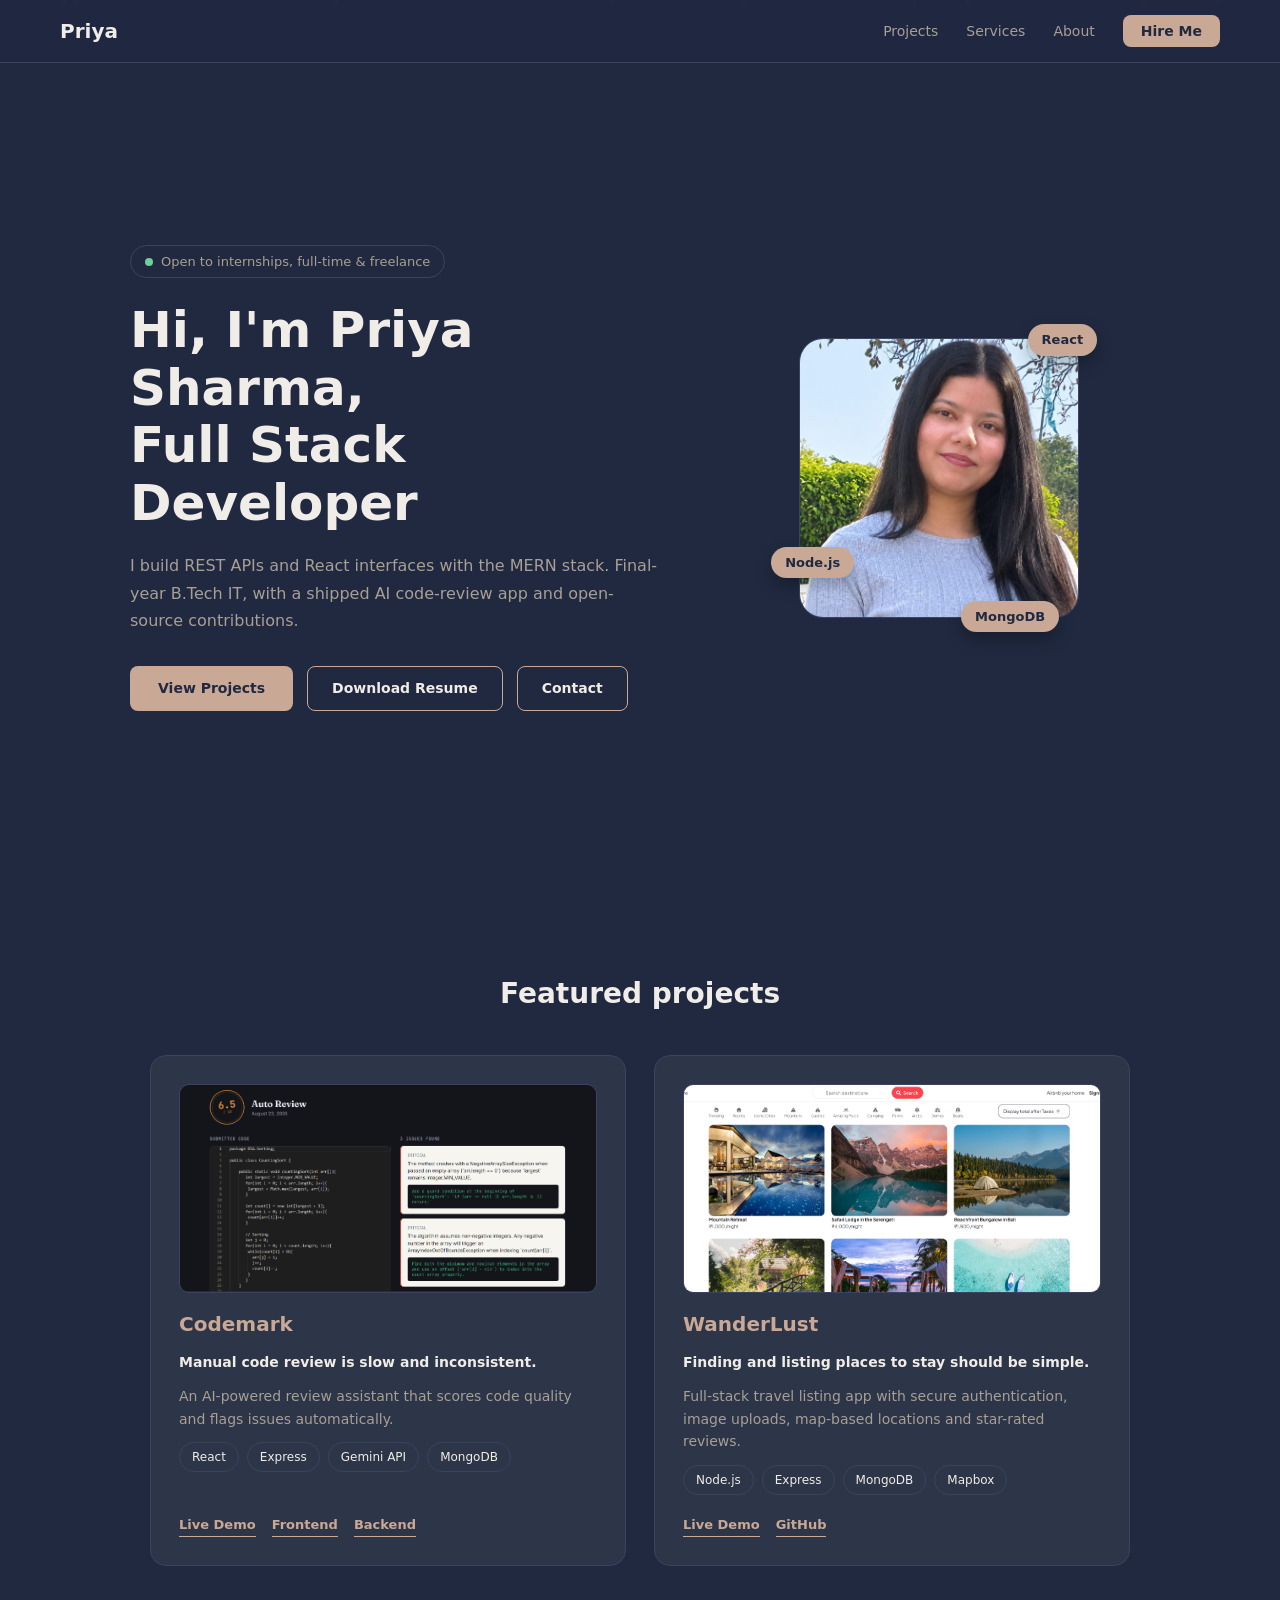
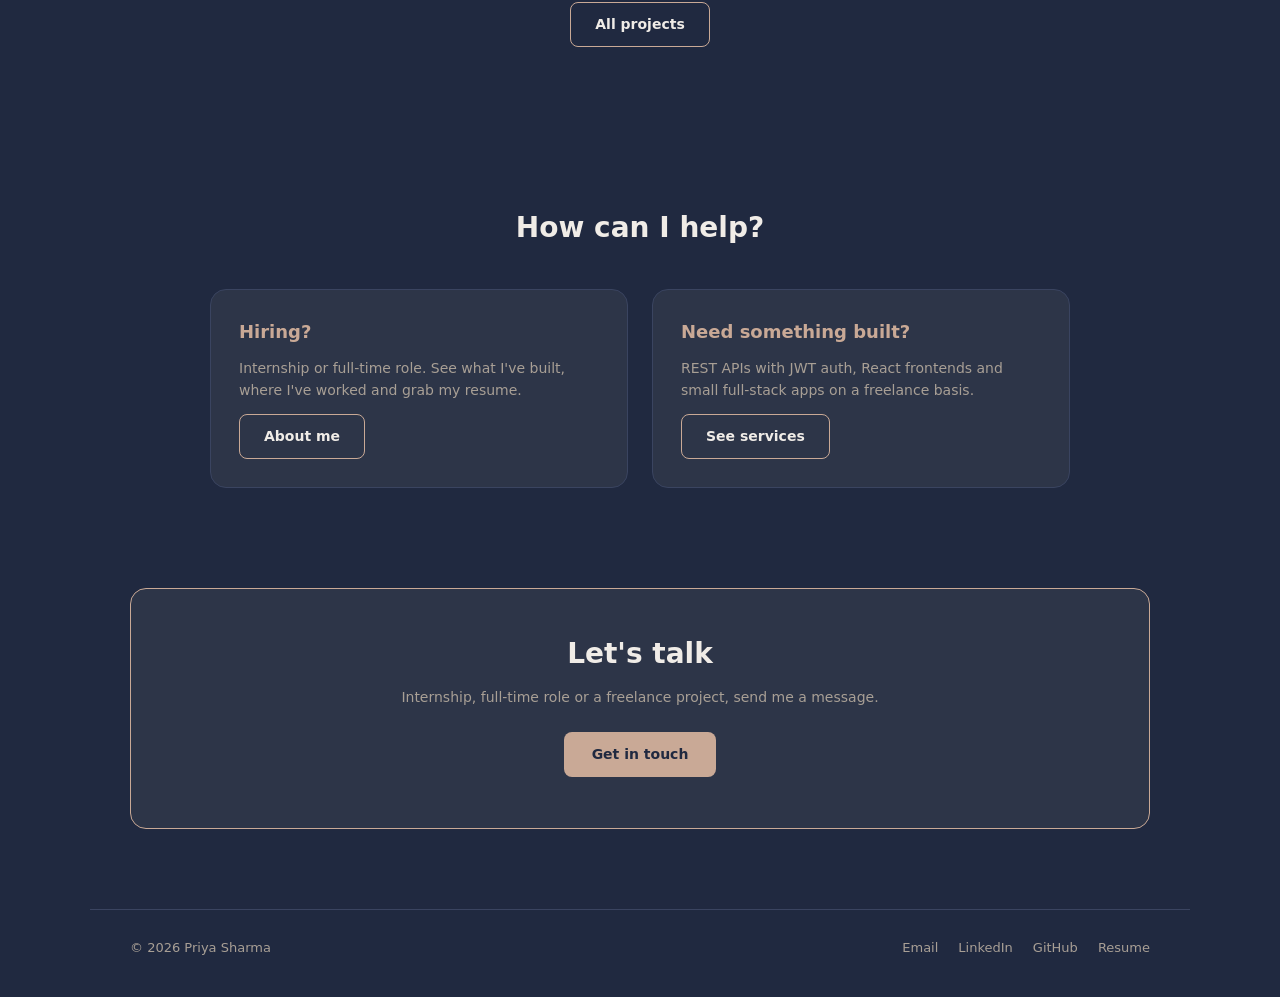
<file: index.html>
<!doctype html>
<html lang="en">
  <head>
    <meta charset="UTF-8" />
    <meta name="viewport" content="width=device-width, initial-scale=1.0" />
    <meta name="description" content="Priya Sharma - Full Stack Developer (MERN). Open to internships, full-time roles and freelance work." />
    <title>Priya Sharma | Full Stack Developer</title>
    <link rel="stylesheet" href="style.css" />
  </head>
  <body>
    <header class="navbar">
      <a href="index.html" class="logo">Priya</a>
      <button class="nav-toggle" type="button" aria-label="Toggle menu" aria-expanded="false">&#9776;</button>
      <nav>
        <ul class="nav-links">
          <li><a href="projects.html">Projects</a></li>
          <li><a href="services.html">Services</a></li>
          <li><a href="about.html">About</a></li>
          <li><a href="contact.html" class="nav-cta">Hire Me</a></li>
        </ul>
      </nav>
    </header>

    <main>
      <section id="hero" class="hero">
        <div class="hero-text">
          <p class="status"><span class="dot"></span>Open to internships, full-time &amp; freelance</p>
          <h1>Hi, I'm Priya Sharma,<br />Full Stack Developer</h1>
          <p class="pitch">
            I build REST APIs and React interfaces with the MERN stack. Final-year B.Tech IT,
            with a shipped AI code-review app and open-source contributions.
          </p>
          <div class="hero-actions">
            <a href="projects.html" class="btn-3d">View Projects</a>
            <a href="resume.pdf" class="btn-ghost" download>Download Resume</a>
            <a href="contact.html" class="btn-ghost">Contact</a>
          </div>
        </div>
        <div class="hero-visual">
          <div class="avatar"><img src="photo.jpeg" alt="Priya Sharma" /></div>
          <div class="chip chip-1">React</div>
          <div class="chip chip-2">Node.js</div>
          <div class="chip chip-3">MongoDB</div>
        </div>
      </section>

      <section class="featured">
        <h2>Featured projects</h2>
        <div class="project-grid">
          <article class="project-card">
            <img src="images/codemark.png" alt="Codemark review page showing a 6.5 out of 10 score and two critical issues with suggested fixes" loading="lazy" />
            <h3>Codemark</h3>
            <p class="problem">Manual code review is slow and inconsistent.</p>
            <p>An AI-powered review assistant that scores code quality and flags issues automatically.</p>
            <div class="tags"><span>React</span><span>Express</span><span>Gemini API</span><span>MongoDB</span></div>
            <div class="project-links">
              <a href="https://codemark-frontend-mu.vercel.app" target="_blank" rel="noopener" class="project-link">Live Demo</a>
              <a href="https://github.com/priya-12340/codemark-frontend" target="_blank" rel="noopener" class="project-link">Frontend</a>
              <a href="https://github.com/priya-12340/codemark-backend" target="_blank" rel="noopener" class="project-link">Backend</a>
            </div>
          </article>

          <article class="project-card">
            <img src="images/wanderlust.png" alt="WanderLust listings page with category filters and travel stay cards" loading="lazy" />
            <h3>WanderLust</h3>
            <p class="problem">Finding and listing places to stay should be simple.</p>
            <p>Full-stack travel listing app with secure authentication, image uploads, map-based locations and star-rated reviews.</p>
            <div class="tags"><span>Node.js</span><span>Express</span><span>MongoDB</span><span>Mapbox</span></div>
            <div class="project-links">
              <a href="https://wanderlust-hx8z.onrender.com" target="_blank" rel="noopener" class="project-link">Live Demo</a>
              <a href="https://github.com/priya-12340/WanderLust" target="_blank" rel="noopener" class="project-link">GitHub</a>
            </div>
          </article>
        </div>
        <p class="section-link"><a href="projects.html" class="btn-ghost">All projects</a></p>
      </section>

      <section class="paths">
        <h2>How can I help?</h2>
        <div class="path-grid">
          <div class="path-card">
            <h3>Hiring?</h3>
            <p>Internship or full-time role. See what I've built, where I've worked and grab my resume.</p>
            <a href="about.html" class="btn-ghost">About me</a>
          </div>
          <div class="path-card">
            <h3>Need something built?</h3>
            <p>REST APIs with JWT auth, React frontends and small full-stack apps on a freelance basis.</p>
            <a href="services.html" class="btn-ghost">See services</a>
          </div>
        </div>
      </section>

      <section class="cta">
        <div class="cta-box">
          <h2>Let's talk</h2>
          <p>Internship, full-time role or a freelance project, send me a message.</p>
          <a href="contact.html" class="btn-3d">Get in touch</a>
        </div>
      </section>
    </main>

    <footer class="footer">
      <p>&copy; 2026 Priya Sharma</p>
      <div class="footer-links">
        <a href="mailto:priyasharma40819@gmail.com">Email</a>
        <a href="https://www.linkedin.com/in/priya-sharma-4a7088303/" target="_blank" rel="noopener">LinkedIn</a>
        <a href="https://github.com/priya-12340" target="_blank" rel="noopener">GitHub</a>
        <a href="resume.pdf" download>Resume</a>
      </div>
    </footer>

    <script src="script.js"></script>
  </body>
</html>
</file>
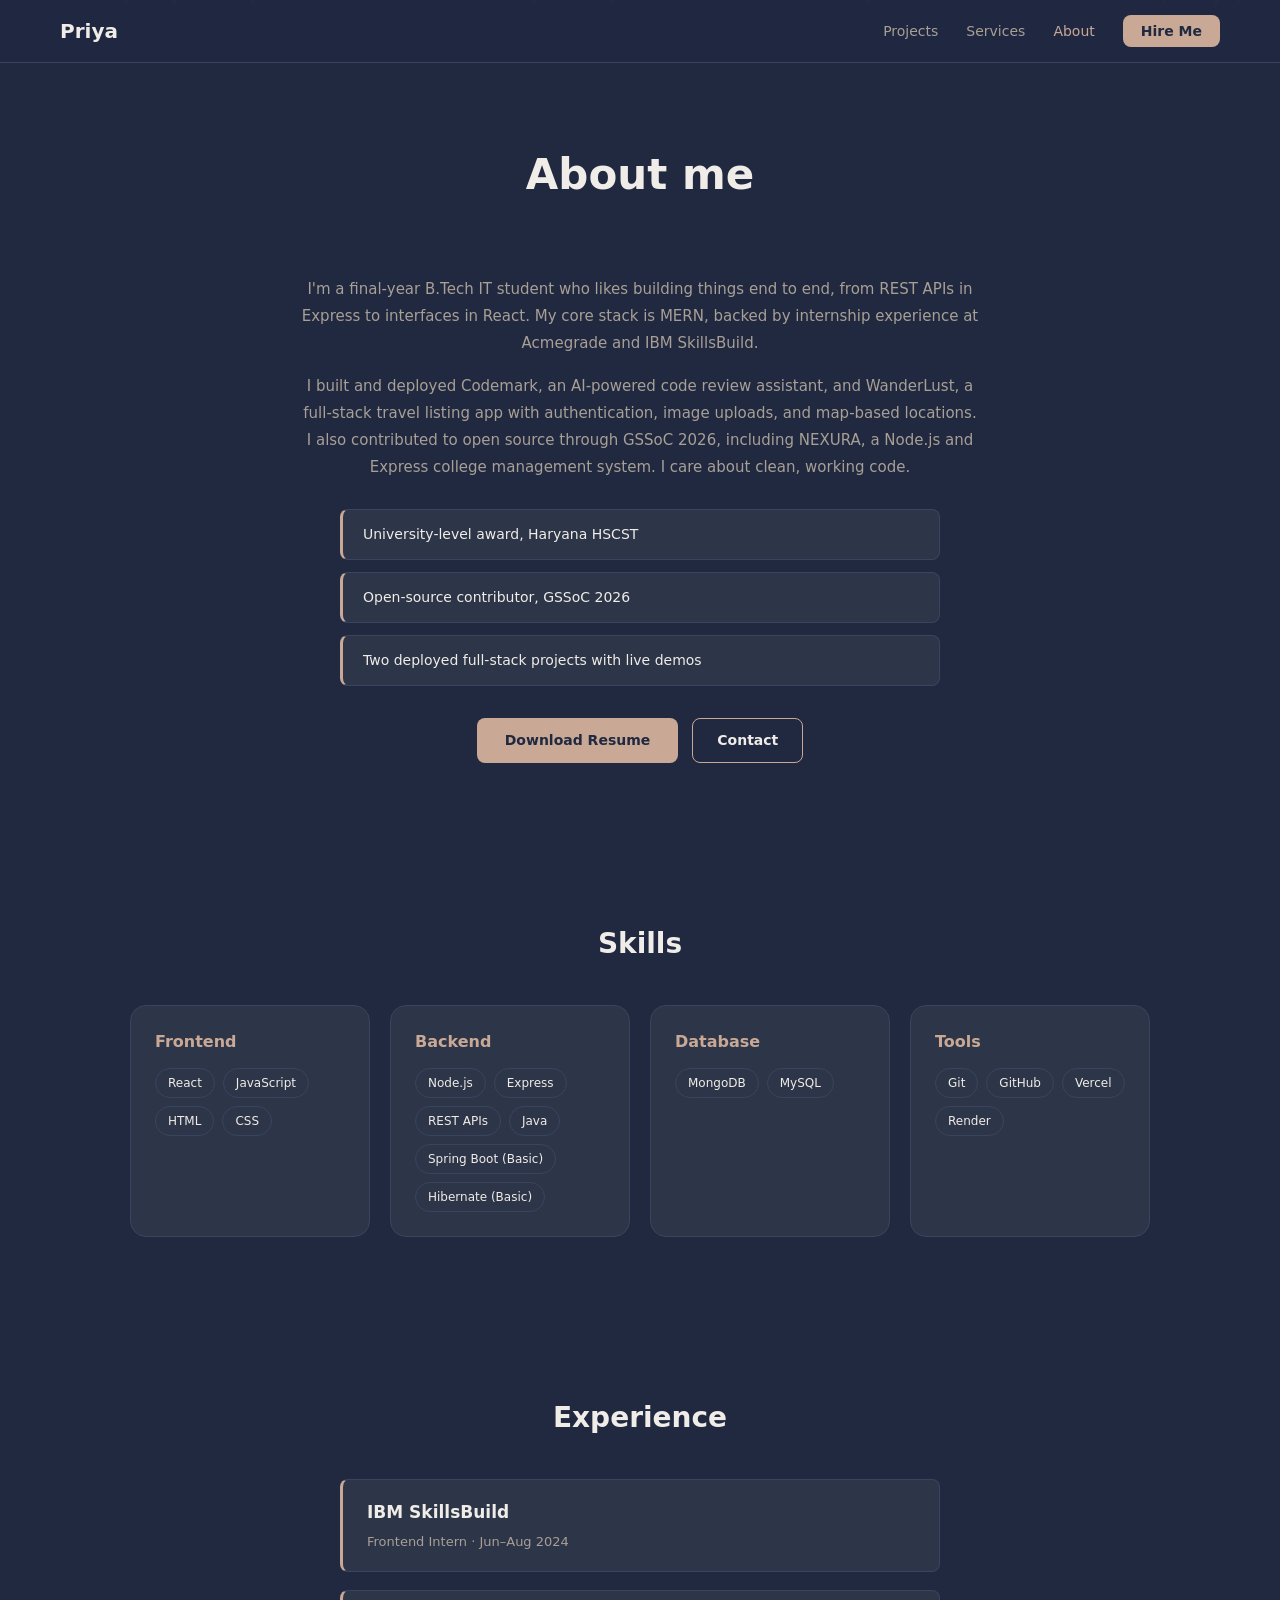
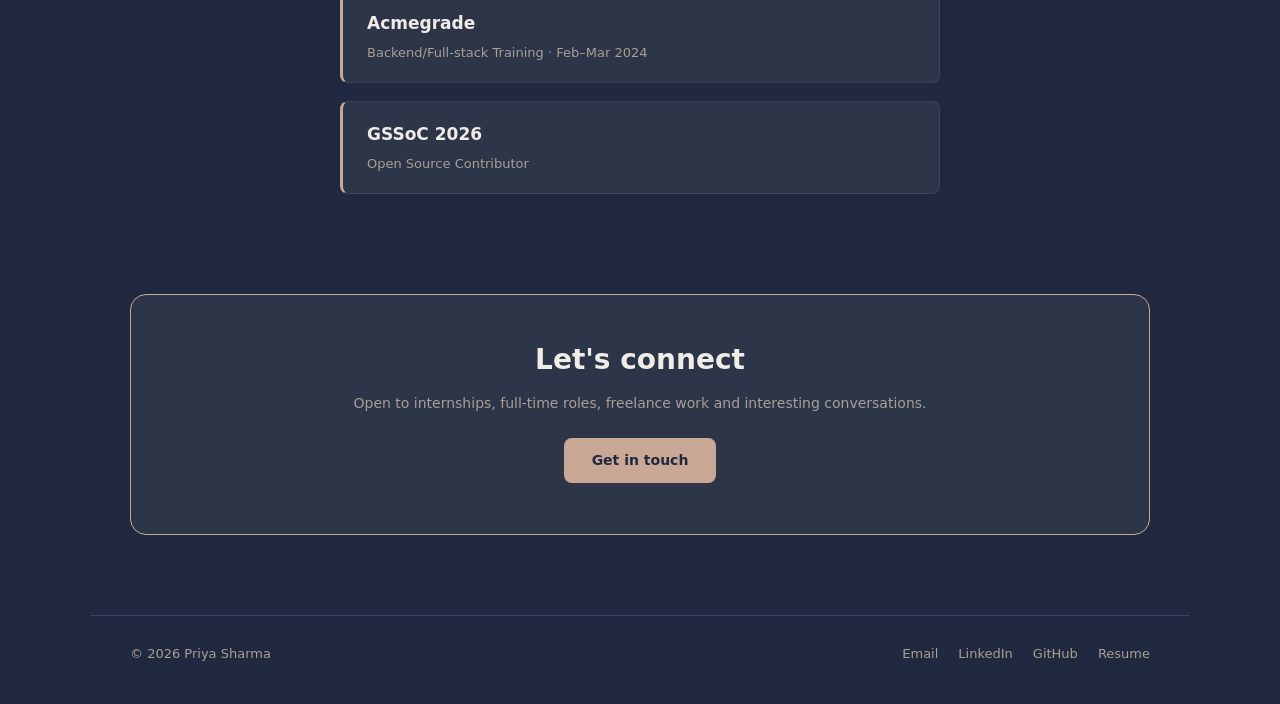
<file: about.html>
<!doctype html>
<html lang="en">
  <head>
    <meta charset="UTF-8" />
    <meta name="viewport" content="width=device-width, initial-scale=1.0" />
    <meta name="description" content="About Priya Sharma: final-year B.Tech IT student, MERN stack developer, GSSoC 2026 contributor." />
    <title>About | Priya Sharma</title>
    <link rel="stylesheet" href="style.css" />
  </head>
  <body>
    <header class="navbar">
      <a href="index.html" class="logo">Priya</a>
      <button class="nav-toggle" type="button" aria-label="Toggle menu" aria-expanded="false">&#9776;</button>
      <nav>
        <ul class="nav-links">
          <li><a href="projects.html">Projects</a></li>
          <li><a href="services.html">Services</a></li>
          <li><a href="about.html" aria-current="page">About</a></li>
          <li><a href="contact.html" class="nav-cta">Hire Me</a></li>
        </ul>
      </nav>
    </header>

    <main>
      <div class="page-header">
        <h1>About me</h1>
      </div>

      <section class="about">
        <p>
          I'm a final-year B.Tech IT student who likes building things end to end, from REST APIs in
          Express to interfaces in React. My core stack is MERN, backed by internship experience at
          Acmegrade and IBM SkillsBuild.
        </p>
        <p>
          I built and deployed Codemark, an AI-powered code review assistant, and WanderLust, a
          full-stack travel listing app with authentication, image uploads, and map-based locations.
          I also contributed to open source through GSSoC 2026, including NEXURA, a Node.js and Express
          college management system. I care about clean, working code.
        </p>
        <ul class="highlights">
          <li>University-level award, Haryana HSCST</li>
          <li>Open-source contributor, GSSoC 2026</li>
          <li>Two deployed full-stack projects with live demos</li>
        </ul>
        <div class="about-actions">
          <a href="resume.pdf" class="btn-3d" download>Download Resume</a>
          <a href="contact.html" class="btn-ghost">Contact</a>
        </div>
      </section>

      <section id="skills" class="skills">
        <h2>Skills</h2>
        <div class="skill-groups">
          <div class="skill-group">
            <h3>Frontend</h3>
            <div class="tags"><span>React</span><span>JavaScript</span><span>HTML</span><span>CSS</span></div>
          </div>
          <div class="skill-group">
            <h3>Backend</h3>
            <div class="tags"><span>Node.js</span><span>Express</span><span>REST APIs</span><span>Java</span><span>Spring Boot (Basic)</span><span>Hibernate (Basic)</span></div>
          </div>
          <div class="skill-group">
            <h3>Database</h3>
            <div class="tags"><span>MongoDB</span><span>MySQL</span></div>
          </div>
          <div class="skill-group">
            <h3>Tools</h3>
            <div class="tags"><span>Git</span><span>GitHub</span><span>Vercel</span><span>Render</span></div>
          </div>
        </div>
      </section>

      <section id="experience" class="experience">
        <h2>Experience</h2>
        <div class="timeline">
          <div class="timeline-item">
            <h3>IBM SkillsBuild</h3>
            <p>Frontend Intern &middot; Jun&ndash;Aug 2024</p>
          </div>
          <div class="timeline-item">
            <h3>Acmegrade</h3>
            <p>Backend/Full-stack Training &middot; Feb&ndash;Mar 2024</p>
          </div>
          <div class="timeline-item">
            <h3>GSSoC 2026</h3>
            <p>Open Source Contributor</p>
          </div>
        </div>
      </section>

      <section class="cta">
        <div class="cta-box">
          <h2>Let's connect</h2>
          <p>Open to internships, full-time roles, freelance work and interesting conversations.</p>
          <a href="contact.html" class="btn-3d">Get in touch</a>
        </div>
      </section>
    </main>

    <footer class="footer">
      <p>&copy; 2026 Priya Sharma</p>
      <div class="footer-links">
        <a href="mailto:priyasharma40819@gmail.com">Email</a>
        <a href="https://www.linkedin.com/in/priya-sharma-4a7088303/" target="_blank" rel="noopener">LinkedIn</a>
        <a href="https://github.com/priya-12340" target="_blank" rel="noopener">GitHub</a>
        <a href="resume.pdf" download>Resume</a>
      </div>
    </footer>

    <script src="script.js"></script>
  </body>
</html>
</file>
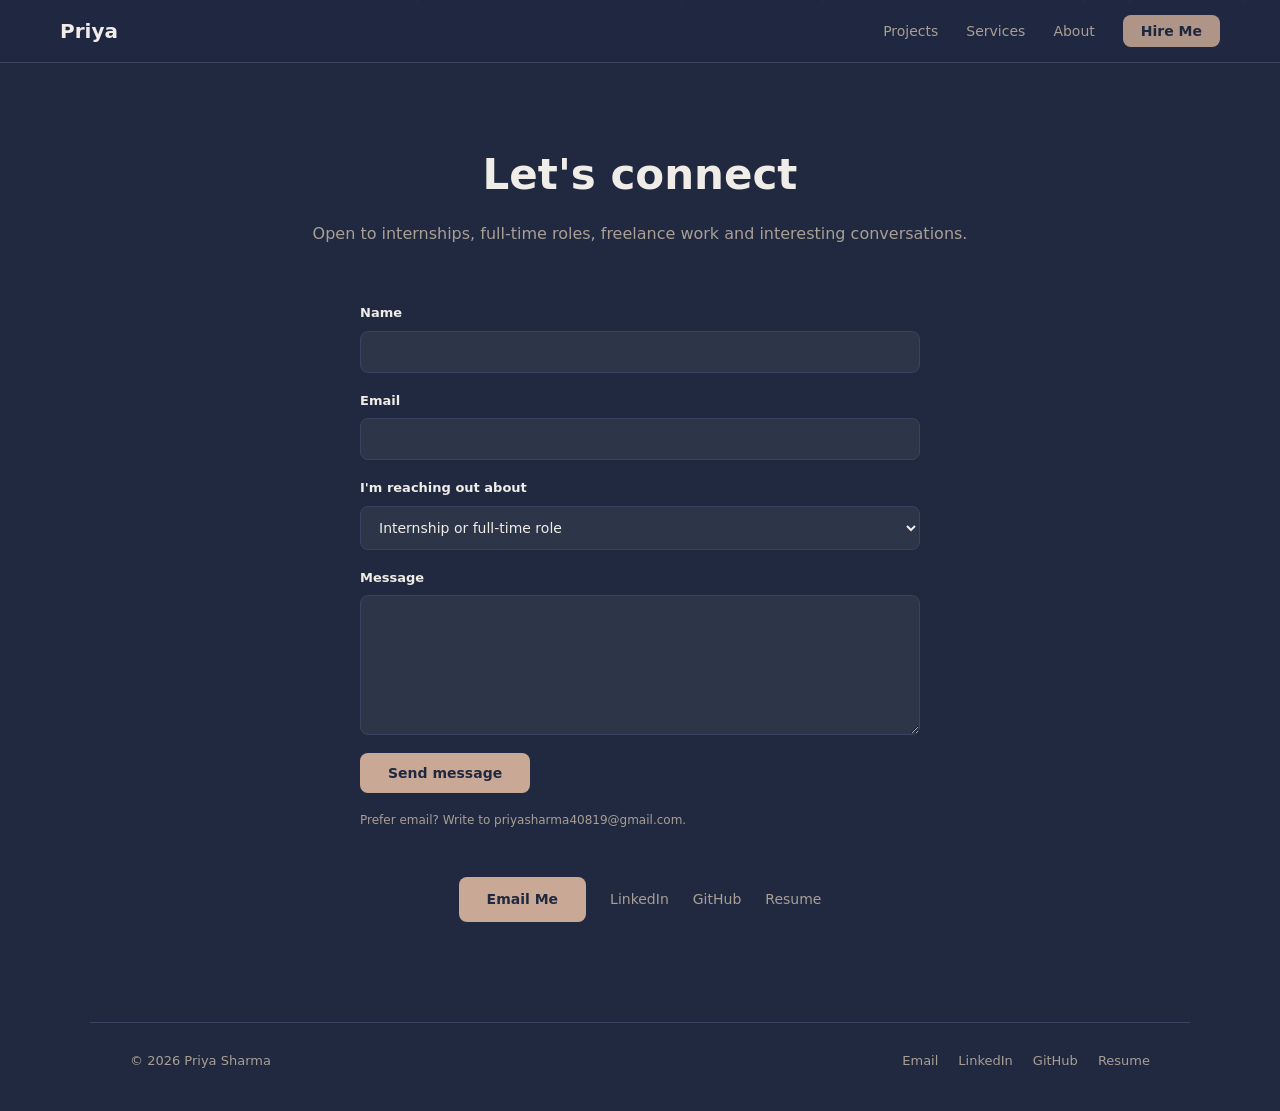
<file: contact.html>
<!doctype html>
<html lang="en">
  <head>
    <meta charset="UTF-8" />
    <meta name="viewport" content="width=device-width, initial-scale=1.0" />
    <meta name="description" content="Contact Priya Sharma about internships, full-time roles or freelance projects." />
    <title>Contact | Priya Sharma</title>
    <link rel="stylesheet" href="style.css" />
  </head>
  <body>
    <header class="navbar">
      <a href="index.html" class="logo">Priya</a>
      <button class="nav-toggle" type="button" aria-label="Toggle menu" aria-expanded="false">&#9776;</button>
      <nav>
        <ul class="nav-links">
          <li><a href="projects.html">Projects</a></li>
          <li><a href="services.html">Services</a></li>
          <li><a href="about.html">About</a></li>
          <li><a href="contact.html" class="nav-cta" aria-current="page">Hire Me</a></li>
        </ul>
      </nav>
    </header>

    <main>
      <div class="page-header">
        <h1>Let's connect</h1>
        <p>Open to internships, full-time roles, freelance work and interesting conversations.</p>
      </div>

      <section class="contact">
        <!-- Replace YOUR_FORM_ID with the ID from your Formspree form (formspree.io) -->
        <form class="contact-form" action="https://formspree.io/f/YOUR_FORM_ID" method="POST">
          <label>Name
            <input type="text" name="name" required autocomplete="name" />
          </label>
          <label>Email
            <input type="email" name="email" required autocomplete="email" />
          </label>
          <label>I'm reaching out about
            <select name="topic">
              <option>Internship or full-time role</option>
              <option>Freelance project</option>
              <option>Something else</option>
            </select>
          </label>
          <label>Message
            <textarea name="message" required></textarea>
          </label>
          <input type="hidden" name="_subject" value="New message from your portfolio" />
          <input type="text" name="_gotcha" class="hp-field" tabindex="-1" autocomplete="off" aria-hidden="true" />
          <button type="submit" class="btn-3d">Send message</button>
          <p class="form-note">Prefer email? Write to priyasharma40819@gmail.com.</p>
        </form>

        <div class="contact-links">
          <a href="mailto:priyasharma40819@gmail.com" class="btn-3d">Email Me</a>
          <a href="https://www.linkedin.com/in/priya-sharma-4a7088303/" target="_blank" rel="noopener" class="contact-link">LinkedIn</a>
          <a href="https://github.com/priya-12340" target="_blank" rel="noopener" class="contact-link">GitHub</a>
          <a href="resume.pdf" class="contact-link" download>Resume</a>
        </div>
      </section>
    </main>

    <footer class="footer">
      <p>&copy; 2026 Priya Sharma</p>
      <div class="footer-links">
        <a href="mailto:priyasharma40819@gmail.com">Email</a>
        <a href="https://www.linkedin.com/in/priya-sharma-4a7088303/" target="_blank" rel="noopener">LinkedIn</a>
        <a href="https://github.com/priya-12340" target="_blank" rel="noopener">GitHub</a>
        <a href="resume.pdf" download>Resume</a>
      </div>
    </footer>

    <script src="script.js"></script>
  </body>
</html>
</file>
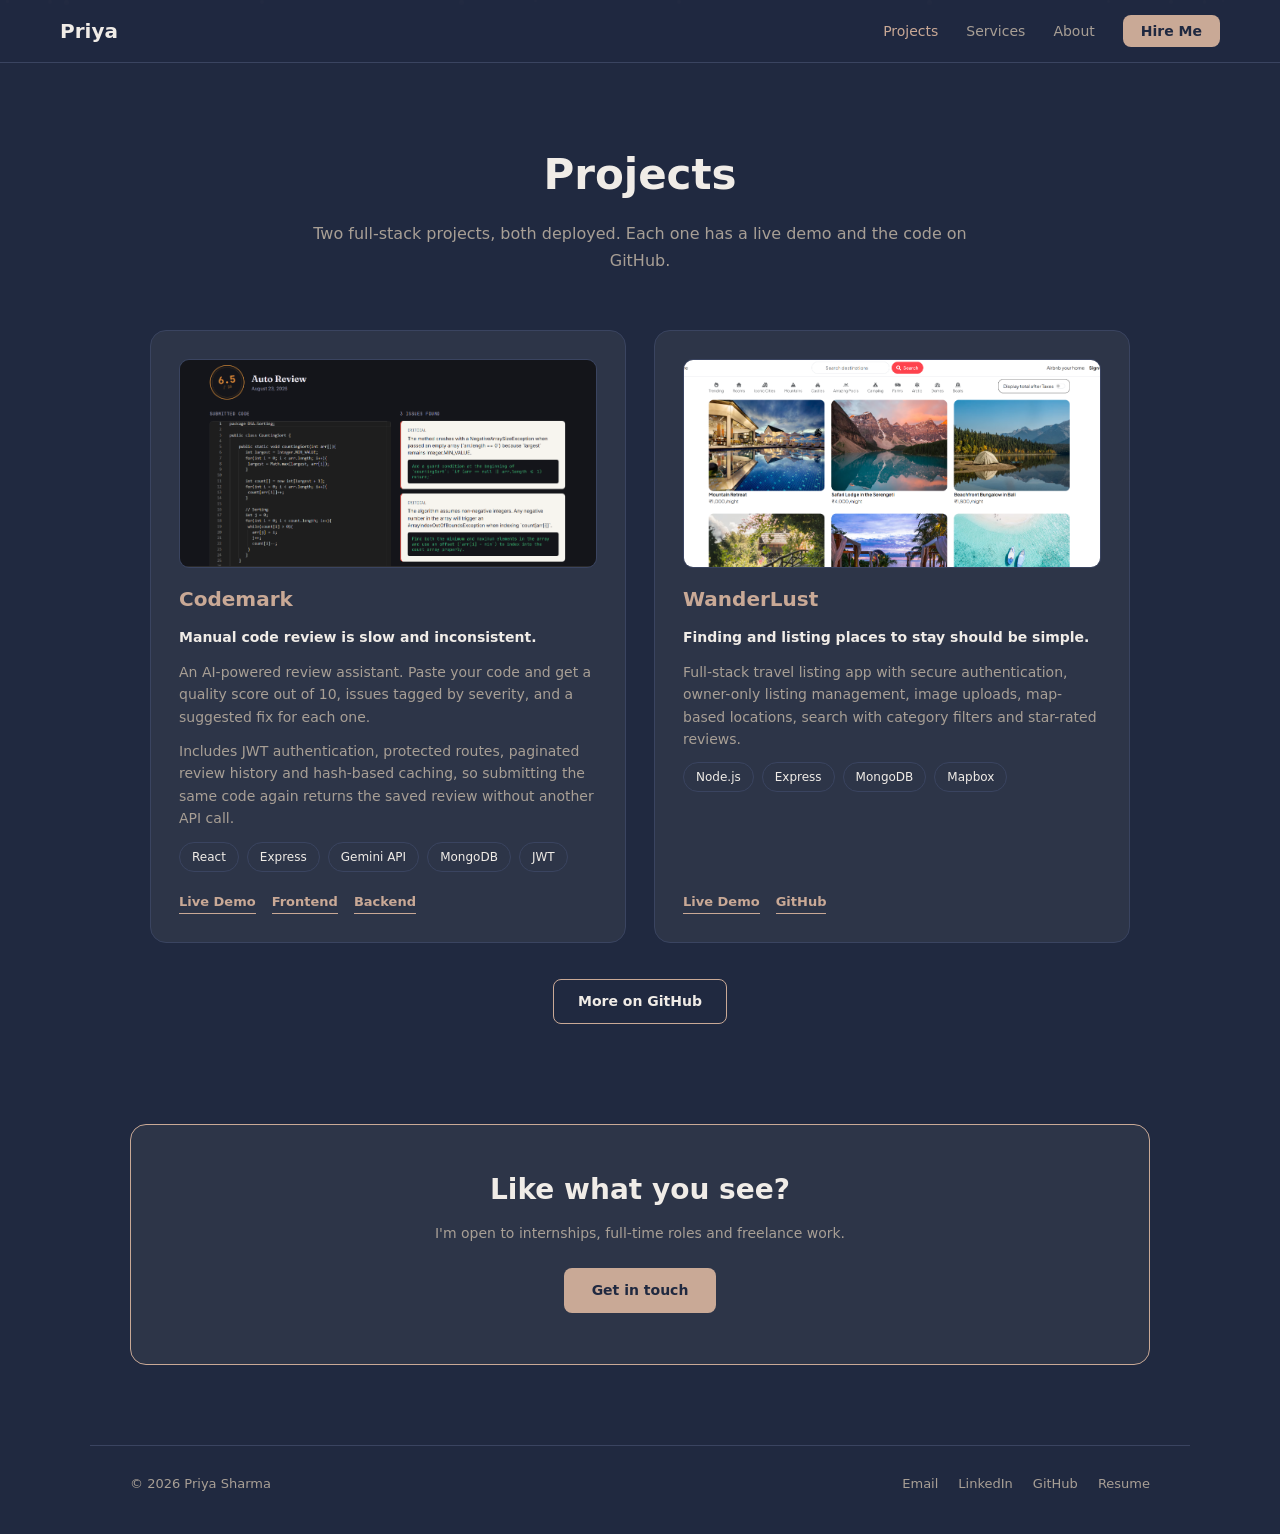
<file: projects.html>
<!doctype html>
<html lang="en">
  <head>
    <meta charset="UTF-8" />
    <meta name="viewport" content="width=device-width, initial-scale=1.0" />
    <meta name="description" content="Projects by Priya Sharma: Codemark, an AI code review app, and WanderLust, a full-stack travel listing app." />
    <title>Projects | Priya Sharma</title>
    <link rel="stylesheet" href="style.css" />
  </head>
  <body>
    <header class="navbar">
      <a href="index.html" class="logo">Priya</a>
      <button class="nav-toggle" type="button" aria-label="Toggle menu" aria-expanded="false">&#9776;</button>
      <nav>
        <ul class="nav-links">
          <li><a href="projects.html" aria-current="page">Projects</a></li>
          <li><a href="services.html">Services</a></li>
          <li><a href="about.html">About</a></li>
          <li><a href="contact.html" class="nav-cta">Hire Me</a></li>
        </ul>
      </nav>
    </header>

    <main>
      <div class="page-header">
        <h1>Projects</h1>
        <p>Two full-stack projects, both deployed. Each one has a live demo and the code on GitHub.</p>
      </div>

      <section class="projects">
        <div class="project-grid">
          <article class="project-card">
            <img src="images/codemark.png" alt="Codemark review page showing a 6.5 out of 10 score and two critical issues with suggested fixes" loading="lazy" />
            <h3>Codemark</h3>
            <p class="problem">Manual code review is slow and inconsistent.</p>
            <p>
              An AI-powered review assistant. Paste your code and get a quality score out of 10,
              issues tagged by severity, and a suggested fix for each one.
            </p>
            <p>
              Includes JWT authentication, protected routes, paginated review history and
              hash-based caching, so submitting the same code again returns the saved review
              without another API call.
            </p>
            <div class="tags"><span>React</span><span>Express</span><span>Gemini API</span><span>MongoDB</span><span>JWT</span></div>
            <div class="project-links">
              <a href="https://codemark-frontend-mu.vercel.app" target="_blank" rel="noopener" class="project-link">Live Demo</a>
              <a href="https://github.com/priya-12340/codemark-frontend" target="_blank" rel="noopener" class="project-link">Frontend</a>
              <a href="https://github.com/priya-12340/codemark-backend" target="_blank" rel="noopener" class="project-link">Backend</a>
            </div>
          </article>

          <article class="project-card">
            <img src="images/wanderlust.png" alt="WanderLust listings page with category filters and travel stay cards" loading="lazy" />
            <h3>WanderLust</h3>
            <p class="problem">Finding and listing places to stay should be simple.</p>
            <p>
              Full-stack travel listing app with secure authentication, owner-only listing
              management, image uploads, map-based locations, search with category filters
              and star-rated reviews.
            </p>
            <div class="tags"><span>Node.js</span><span>Express</span><span>MongoDB</span><span>Mapbox</span></div>
            <div class="project-links">
              <a href="https://wanderlust-hx8z.onrender.com" target="_blank" rel="noopener" class="project-link">Live Demo</a>
              <a href="https://github.com/priya-12340/WanderLust" target="_blank" rel="noopener" class="project-link">GitHub</a>
            </div>
          </article>

          <!--
          <article class="project-card">
            <h3>Kavach</h3>
            <p class="problem">Women need a fast way to ask for help in an emergency.</p>
            <p>Full-stack women's safety app. Recognised at a university-level tech showcase.</p>
            <div class="tags"><span>React</span><span>Spring Boot</span><span>MySQL</span></div>
            <div class="project-links">
              <a href="https://github.com/priya-12340/Kavach" target="_blank" rel="noopener" class="project-link">Frontend</a>
              <a href="https://github.com/priya-12340/kavach-backend" target="_blank" rel="noopener" class="project-link">Backend</a>
            </div>
          </article>
          -->
        </div>
        <p class="section-link">
          <a href="https://github.com/priya-12340" target="_blank" rel="noopener" class="btn-ghost">More on GitHub</a>
        </p>
      </section>

      <section class="cta">
        <div class="cta-box">
          <h2>Like what you see?</h2>
          <p>I'm open to internships, full-time roles and freelance work.</p>
          <a href="contact.html" class="btn-3d">Get in touch</a>
        </div>
      </section>
    </main>

    <footer class="footer">
      <p>&copy; 2026 Priya Sharma</p>
      <div class="footer-links">
        <a href="mailto:priyasharma40819@gmail.com">Email</a>
        <a href="https://www.linkedin.com/in/priya-sharma-4a7088303/" target="_blank" rel="noopener">LinkedIn</a>
        <a href="https://github.com/priya-12340" target="_blank" rel="noopener">GitHub</a>
        <a href="resume.pdf" download>Resume</a>
      </div>
    </footer>

    <script src="script.js"></script>
  </body>
</html>
</file>
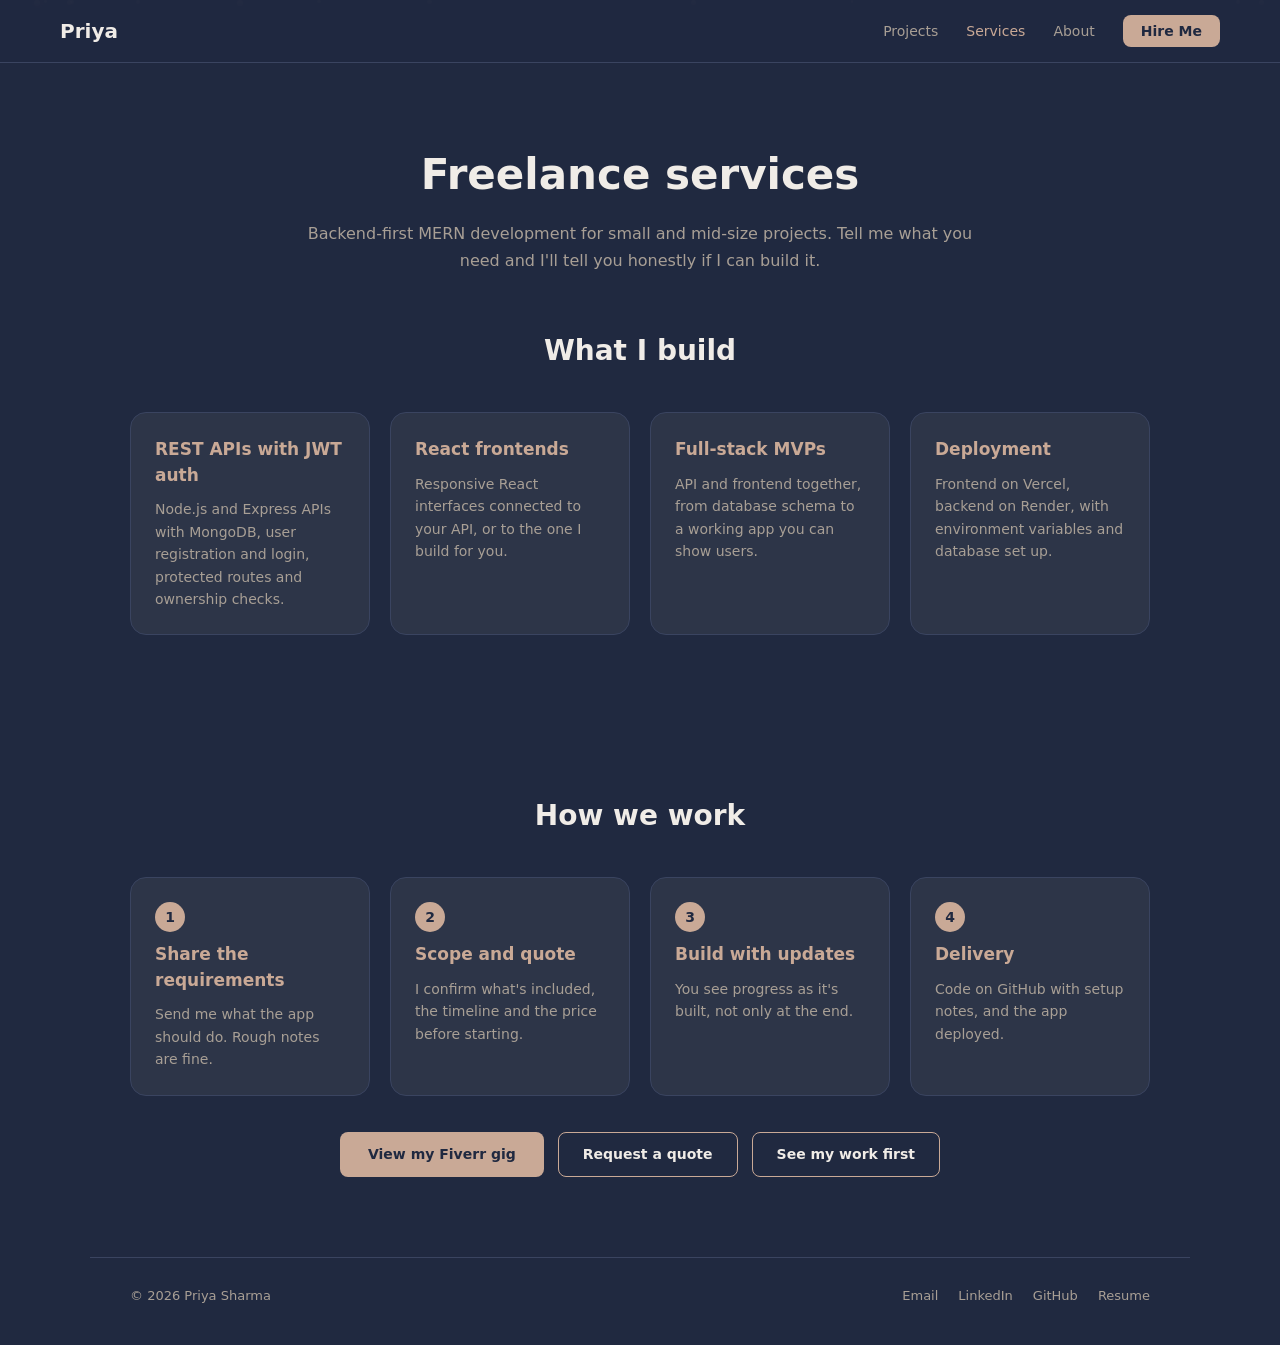
<file: services.html>
<!doctype html>
<html lang="en">
  <head>
    <meta charset="UTF-8" />
    <meta name="viewport" content="width=device-width, initial-scale=1.0" />
    <meta name="description" content="Freelance MERN stack development by Priya Sharma: REST APIs with JWT auth, React frontends and small full-stack apps." />
    <title>Services | Priya Sharma</title>
    <link rel="stylesheet" href="style.css" />
  </head>
  <body>
    <header class="navbar">
      <a href="index.html" class="logo">Priya</a>
      <button class="nav-toggle" type="button" aria-label="Toggle menu" aria-expanded="false">&#9776;</button>
      <nav>
        <ul class="nav-links">
          <li><a href="projects.html">Projects</a></li>
          <li><a href="services.html" aria-current="page">Services</a></li>
          <li><a href="about.html">About</a></li>
          <li><a href="contact.html" class="nav-cta">Hire Me</a></li>
        </ul>
      </nav>
    </header>

    <main>
      <div class="page-header">
        <h1>Freelance services</h1>
        <p>Backend-first MERN development for small and mid-size projects. Tell me what you need and I'll tell you honestly if I can build it.</p>
      </div>

      <section class="services">
        <h2>What I build</h2>
        <div class="service-grid">
          <div class="service-card">
            <h3>REST APIs with JWT auth</h3>
            <p>Node.js and Express APIs with MongoDB, user registration and login, protected routes and ownership checks.</p>
          </div>
          <div class="service-card">
            <h3>React frontends</h3>
            <p>Responsive React interfaces connected to your API, or to the one I build for you.</p>
          </div>
          <div class="service-card">
            <h3>Full-stack MVPs</h3>
            <p>API and frontend together, from database schema to a working app you can show users.</p>
          </div>
          <div class="service-card">
            <h3>Deployment</h3>
            <p>Frontend on Vercel, backend on Render, with environment variables and database set up.</p>
          </div>
        </div>
      </section>

      <section class="process">
        <h2>How we work</h2>
        <div class="service-grid">
          <div class="service-card">
            <span class="step-num">1</span>
            <h3>Share the requirements</h3>
            <p>Send me what the app should do. Rough notes are fine.</p>
          </div>
          <div class="service-card">
            <span class="step-num">2</span>
            <h3>Scope and quote</h3>
            <p>I confirm what's included, the timeline and the price before starting.</p>
          </div>
          <div class="service-card">
            <span class="step-num">3</span>
            <h3>Build with updates</h3>
            <p>You see progress as it's built, not only at the end.</p>
          </div>
          <div class="service-card">
            <span class="step-num">4</span>
            <h3>Delivery</h3>
            <p>Code on GitHub with setup notes, and the app deployed.</p>
          </div>
        </div>
        <div class="services-actions">
          <a href="https://www.fiverr.com/priya_sharma860" class="btn-3d" target="_blank" rel="noopener">View my Fiverr gig</a>
          <a href="contact.html" class="btn-ghost">Request a quote</a>
          <a href="projects.html" class="btn-ghost">See my work first</a>
        </div>
      </section>
    </main>

    <footer class="footer">
      <p>&copy; 2026 Priya Sharma</p>
      <div class="footer-links">
        <a href="mailto:priyasharma40819@gmail.com">Email</a>
        <a href="https://www.linkedin.com/in/priya-sharma-4a7088303/" target="_blank" rel="noopener">LinkedIn</a>
        <a href="https://github.com/priya-12340" target="_blank" rel="noopener">GitHub</a>
        <a href="resume.pdf" download>Resume</a>
      </div>
    </footer>

    <script src="script.js"></script>
  </body>
</html>
</file>
<file: style.css>
* {
  margin: 0;
  padding: 0;
  box-sizing: border-box;
}

:root {
  --bg-dark: #202940;
  --bg-card: #2d3548;
  --border: #3a4460;
  --accent: #c9a996;
  --text-light: #f0ece7;
  --text-muted: #a89f95;
}

html {
  scroll-behavior: smooth;
  scroll-padding-top: 80px;
}

body {
  font-family: 'Segoe UI', system-ui, sans-serif;
  background: var(--bg-dark);
  color: var(--text-light);
  line-height: 1.5;
}

a:focus-visible,
button:focus-visible,
input:focus-visible,
select:focus-visible,
textarea:focus-visible {
  outline: 2px solid var(--accent);
  outline-offset: 3px;
}

/* particles */
.particle {
  position: fixed;
  top: 0;
  background: var(--accent);
  border-radius: 50%;
  opacity: 0.4;
  pointer-events: none;
  z-index: 0;
  animation: floatUp linear infinite;
}

@keyframes floatUp {
  0% { transform: translateY(100vh); opacity: 0; }
  10%, 90% { opacity: 0.4; }
  100% { transform: translateY(-10vh); opacity: 0; }
}

/* navbar */
.navbar {
  position: sticky;
  top: 0;
  z-index: 10;
  display: flex;
  justify-content: space-between;
  align-items: center;
  padding: 16px 60px;
  background: rgba(32, 41, 64, 0.92);
  backdrop-filter: blur(8px);
  border-bottom: 1px solid var(--border);
}

.logo {
  font-size: 20px;
  font-weight: 600;
  color: var(--text-light);
  text-decoration: none;
}

.nav-links {
  list-style: none;
  display: flex;
  align-items: center;
  gap: 28px;
}

.nav-links a {
  color: var(--text-muted);
  text-decoration: none;
  font-size: 14px;
  transition: color 0.3s ease;
}

.nav-links a:hover,
.nav-links a[aria-current="page"] {
  color: var(--accent);
}

.nav-links .nav-cta {
  background: var(--accent);
  color: var(--bg-dark);
  font-weight: 600;
  padding: 8px 18px;
  border-radius: 8px;
}

.nav-links .nav-cta:hover,
.nav-links .nav-cta[aria-current="page"] {
  color: var(--bg-dark);
  opacity: 0.85;
}

.nav-toggle {
  display: none;
  background: none;
  border: 1px solid var(--border);
  color: var(--text-light);
  font-size: 18px;
  line-height: 1;
  border-radius: 8px;
  padding: 6px 12px;
  cursor: pointer;
}

main {
  position: relative;
  z-index: 1;
}

section h2 {
  font-size: 28px;
  margin-bottom: 40px;
}

/* page header (inner pages) */
.page-header {
  max-width: 760px;
  margin: 0 auto;
  padding: 80px 40px 0;
  text-align: center;
}

.page-header h1 {
  font-size: clamp(30px, 4.5vw, 42px);
  font-weight: 600;
  margin-bottom: 14px;
}

.page-header p {
  color: var(--text-muted);
  font-size: 16px;
  line-height: 1.7;
}

/* hero */
.hero {
  min-height: calc(100vh - 70px);
  max-width: 1100px;
  margin: 0 auto;
  padding: 60px 40px;
  display: grid;
  grid-template-columns: 1.3fr 1fr;
  align-items: center;
  gap: 50px;
  animation: heroIn 0.9s ease both;
}

@keyframes heroIn {
  from { opacity: 0; transform: translateY(24px); }
  to { opacity: 1; transform: translateY(0); }
}

.status {
  display: inline-flex;
  align-items: center;
  gap: 8px;
  font-size: 13px;
  color: var(--text-muted);
  border: 1px solid var(--border);
  border-radius: 20px;
  padding: 6px 14px;
  margin-bottom: 24px;
}

.dot {
  width: 8px;
  height: 8px;
  border-radius: 50%;
  background: #6fcf97;
}

.hero h1 {
  font-size: clamp(32px, 5vw, 50px);
  line-height: 1.15;
  font-weight: 600;
  margin-bottom: 20px;
}

.pitch {
  color: var(--text-muted);
  font-size: 16px;
  line-height: 1.7;
  max-width: 52ch;
  margin-bottom: 32px;
}

.hero-actions {
  display: flex;
  flex-wrap: wrap;
  gap: 14px;
}

.btn-3d {
  display: inline-block;
  position: relative;
  overflow: hidden;
  background: var(--accent);
  color: var(--bg-dark);
  text-decoration: none;
  font-family: inherit;
  font-weight: 600;
  font-size: 14px;
  padding: 12px 28px;
  border: none;
  border-radius: 8px;
  cursor: pointer;
  transition: transform 0.3s ease, box-shadow 0.3s ease;
}

.btn-3d::before {
  content: "";
  position: absolute;
  top: 0;
  left: -100%;
  width: 60%;
  height: 100%;
  background: rgba(255, 255, 255, 0.4);
  transform: skewX(-20deg);
  transition: left 0.5s ease;
}

.btn-3d:hover::before { left: 130%; }

.btn-3d:hover {
  transform: translateY(-4px) scale(1.04);
  box-shadow: 0 12px 20px rgba(0, 0, 0, 0.3);
}

.btn-ghost {
  display: inline-block;
  color: var(--text-light);
  text-decoration: none;
  font-weight: 600;
  font-size: 14px;
  padding: 11px 24px;
  border: 1px solid var(--accent);
  border-radius: 8px;
  transition: background 0.3s ease, color 0.3s ease;
}

.btn-ghost:hover {
  background: var(--accent);
  color: var(--bg-dark);
}

/* hero visual */
.hero-visual {
  position: relative;
  justify-self: center;
  width: 280px;
  height: 280px;
}

.avatar {
  width: 100%;
  height: 100%;
  border-radius: 24px;
  background: var(--bg-card);
  border: 1px solid var(--border);
  display: flex;
  align-items: center;
  justify-content: center;
  font-size: 72px;
  font-weight: 600;
  color: var(--accent);
  overflow: hidden;
}

.avatar img {
  width: 100%;
  height: 100%;
  object-fit: cover;
}

.chip {
  position: absolute;
  background: var(--accent);
  color: var(--bg-dark);
  font-size: 13px;
  font-weight: 600;
  padding: 6px 14px;
  border-radius: 20px;
  box-shadow: 0 8px 16px rgba(0, 0, 0, 0.25);
}

.chip-1 { top: -14px; right: -18px; }
.chip-2 { bottom: 40px; left: -28px; }
.chip-3 { bottom: -14px; right: 20px; }

/* shared section layout */
.about,
.skills,
.projects,
.featured,
.paths,
.experience,
.contact,
.services,
.process,
.cta {
  max-width: 1100px;
  margin: 0 auto;
  padding: 80px 40px;
}

.page-header + section {
  padding-top: 56px;
}

/* about */
.about {
  max-width: 760px;
  text-align: center;
}

.about p {
  font-size: 15px;
  color: var(--text-muted);
  line-height: 1.8;
  margin-bottom: 16px;
}

.highlights {
  list-style: none;
  max-width: 600px;
  margin: 28px auto 0;
  display: flex;
  flex-direction: column;
  gap: 12px;
  text-align: left;
}

.highlights li {
  background: var(--bg-card);
  border: 1px solid var(--border);
  border-left: 3px solid var(--accent);
  border-radius: 8px;
  padding: 14px 20px;
  font-size: 14px;
  color: var(--text-light);
}

.about-actions {
  margin-top: 32px;
  display: flex;
  flex-wrap: wrap;
  justify-content: center;
  gap: 14px;
}

/* skills */
.skills { text-align: center; }

.skill-groups {
  display: grid;
  grid-template-columns: repeat(auto-fit, minmax(220px, 1fr));
  gap: 20px;
}

.skill-group {
  background: var(--bg-card);
  border: 1px solid var(--border);
  border-radius: 16px;
  padding: 24px;
  text-align: left;
}

.skill-group h3 {
  font-size: 16px;
  color: var(--accent);
  margin-bottom: 14px;
}

.tags {
  display: flex;
  flex-wrap: wrap;
  gap: 8px;
}

.tags span {
  font-size: 12px;
  color: var(--text-light);
  border: 1px solid var(--border);
  border-radius: 20px;
  padding: 5px 12px;
}

/* projects */
.projects,
.featured { text-align: center; }

.project-grid {
  display: grid;
  grid-template-columns: repeat(auto-fit, minmax(min(340px, 100%), 1fr));
  gap: 28px;
  max-width: 980px;
  margin: 0 auto;
}

.project-card {
  background: var(--bg-card);
  border: 1px solid var(--border);
  border-radius: 16px;
  padding: 28px;
  text-align: left;
  display: flex;
  flex-direction: column;
  gap: 12px;
  transition: transform 0.25s ease, border-color 0.25s ease;
}

.project-card:hover {
  transform: translateY(-6px);
  border-color: var(--accent);
}

.project-card img {
  width: 100%;
  aspect-ratio: 2 / 1;
  object-fit: cover;
  object-position: top center;
  border-radius: 10px;
  border: 1px solid var(--border);
  margin-bottom: 4px;
}

.project-card h3 {
  font-size: 20px;
  color: var(--accent);
}

.project-card p {
  font-size: 14px;
  color: var(--text-muted);
  line-height: 1.6;
}

.project-card .problem {
  color: var(--text-light);
  font-weight: 600;
}

.project-links {
  display: flex;
  flex-wrap: wrap;
  gap: 16px;
  margin-top: auto;
  padding-top: 8px;
}

.project-link {
  color: var(--accent);
  text-decoration: none;
  font-size: 13px;
  font-weight: 600;
  border-bottom: 1px solid var(--accent);
  padding-bottom: 2px;
  transition: opacity 0.3s ease;
}

.project-link:hover { opacity: 0.7; }

.section-link {
  margin-top: 36px;
}

/* paths (home: hiring vs freelance) */
.paths { text-align: center; }

.path-grid {
  display: grid;
  grid-template-columns: repeat(auto-fit, minmax(min(300px, 100%), 1fr));
  gap: 24px;
  max-width: 860px;
  margin: 0 auto;
}

.path-card {
  background: var(--bg-card);
  border: 1px solid var(--border);
  border-radius: 16px;
  padding: 28px;
  text-align: left;
  display: flex;
  flex-direction: column;
  gap: 12px;
}

.path-card h3 {
  font-size: 18px;
  color: var(--accent);
}

.path-card p {
  font-size: 14px;
  color: var(--text-muted);
  line-height: 1.6;
}

.path-card .btn-ghost {
  align-self: flex-start;
  margin-top: auto;
}

/* experience */
.experience { text-align: center; }

.timeline {
  max-width: 600px;
  margin: 0 auto;
  display: flex;
  flex-direction: column;
  gap: 18px;
}

.timeline-item {
  background: var(--bg-card);
  border: 1px solid var(--border);
  border-left: 3px solid var(--accent);
  border-radius: 8px;
  padding: 20px 24px;
  text-align: left;
}

.timeline-item h3 {
  font-size: 17px;
  margin-bottom: 6px;
}

.timeline-item p {
  font-size: 13px;
  color: var(--text-muted);
}

/* services */
.services,
.process { text-align: center; }

.service-grid {
  display: grid;
  grid-template-columns: repeat(auto-fit, minmax(min(240px, 100%), 1fr));
  gap: 20px;
}

.service-card {
  background: var(--bg-card);
  border: 1px solid var(--border);
  border-radius: 16px;
  padding: 24px;
  text-align: left;
  display: flex;
  flex-direction: column;
  gap: 10px;
}

.service-card h3 {
  font-size: 17px;
  color: var(--accent);
}

.service-card p {
  font-size: 14px;
  color: var(--text-muted);
  line-height: 1.6;
}

.step-num {
  display: inline-flex;
  align-items: center;
  justify-content: center;
  width: 30px;
  height: 30px;
  border-radius: 50%;
  background: var(--accent);
  color: var(--bg-dark);
  font-weight: 700;
  font-size: 14px;
}

.services-actions {
  margin-top: 36px;
  display: flex;
  flex-wrap: wrap;
  justify-content: center;
  gap: 14px;
}

/* cta band */
.cta { padding-top: 20px; }

.cta-box {
  background: var(--bg-card);
  border: 1px solid var(--accent);
  border-radius: 16px;
  padding: 44px 28px;
  text-align: center;
}

.cta-box h2 {
  margin-bottom: 12px;
}

.cta-box p {
  color: var(--text-muted);
  font-size: 14px;
  margin-bottom: 24px;
}

/* contact */
.contact {
  text-align: center;
  padding-bottom: 100px;
}

.contact h2 { margin-bottom: 12px; }

.contact p {
  color: var(--text-muted);
  font-size: 14px;
  margin-bottom: 30px;
}

.contact-form {
  max-width: 560px;
  margin: 0 auto 48px;
  text-align: left;
  display: flex;
  flex-direction: column;
  gap: 18px;
}

.contact-form label {
  display: flex;
  flex-direction: column;
  gap: 8px;
  font-size: 13px;
  font-weight: 600;
  color: var(--text-light);
}

.contact-form input,
.contact-form select,
.contact-form textarea {
  font-family: inherit;
  font-size: 14px;
  color: var(--text-light);
  background: var(--bg-card);
  border: 1px solid var(--border);
  border-radius: 8px;
  padding: 12px 14px;
}

.contact-form textarea {
  min-height: 140px;
  resize: vertical;
}

.contact-form input:focus,
.contact-form select:focus,
.contact-form textarea:focus {
  border-color: var(--accent);
}

.contact-form .btn-3d {
  align-self: flex-start;
}

.form-note {
  font-size: 12px !important;
  color: var(--text-muted);
  margin: 0 !important;
}

.hp-field {
  position: absolute;
  left: -9999px;
}

.contact-links {
  display: flex;
  flex-wrap: wrap;
  justify-content: center;
  align-items: center;
  gap: 24px;
}

.contact-link {
  color: var(--text-muted);
  text-decoration: none;
  font-size: 14px;
  transition: color 0.3s ease;
}

.contact-link:hover { color: var(--accent); }

/* 404 */
.not-found {
  max-width: 600px;
  margin: 0 auto;
  min-height: 60vh;
  padding: 100px 40px;
  text-align: center;
  display: flex;
  flex-direction: column;
  align-items: center;
  justify-content: center;
  gap: 16px;
}

.not-found h1 {
  font-size: 64px;
  color: var(--accent);
}

.not-found p {
  color: var(--text-muted);
  margin-bottom: 12px;
}

/* footer */
.footer {
  position: relative;
  z-index: 1;
  max-width: 1100px;
  margin: 0 auto;
  padding: 28px 40px 40px;
  border-top: 1px solid var(--border);
  display: flex;
  flex-wrap: wrap;
  justify-content: space-between;
  align-items: center;
  gap: 14px;
  font-size: 13px;
  color: var(--text-muted);
}

.footer-links {
  display: flex;
  flex-wrap: wrap;
  gap: 20px;
}

.footer-links a {
  color: var(--text-muted);
  text-decoration: none;
  transition: color 0.3s ease;
}

.footer-links a:hover { color: var(--accent); }

/* mobile */
@media (max-width: 800px) {
  .navbar { padding: 14px 20px; }

  .nav-toggle { display: block; }

  .navbar nav {
    display: none;
    position: absolute;
    top: 100%;
    left: 0;
    right: 0;
    background: var(--bg-dark);
    border-bottom: 1px solid var(--border);
  }

  .navbar nav.open { display: block; }

  .nav-links {
    flex-direction: column;
    align-items: stretch;
    gap: 0;
    padding: 8px 20px 18px;
  }

  .nav-links a {
    display: block;
    padding: 12px 0;
    font-size: 15px;
  }

  .nav-links .nav-cta {
    text-align: center;
    margin-top: 8px;
    padding: 12px 18px;
  }

  .hero {
    grid-template-columns: 1fr;
    padding: 40px 20px;
    text-align: center;
  }
  .pitch { margin-left: auto; margin-right: auto; }
  .hero-actions { justify-content: center; }
  .hero-visual { order: -1; width: 200px; height: 200px; }
  .avatar { font-size: 52px; }

  .page-header { padding: 56px 20px 0; }
  .page-header + section { padding-top: 40px; }

  .about, .skills, .projects, .featured, .paths, .experience,
  .contact, .services, .process, .cta { padding: 60px 20px; }
  .cta { padding-top: 10px; }

  .footer { padding: 24px 20px 32px; justify-content: center; text-align: center; }
}

@media (prefers-reduced-motion: reduce) {
  * {
    animation: none !important;
    transition: none !important;
    scroll-behavior: auto !important;
  }
  .particle { display: none; }
}
</file>
